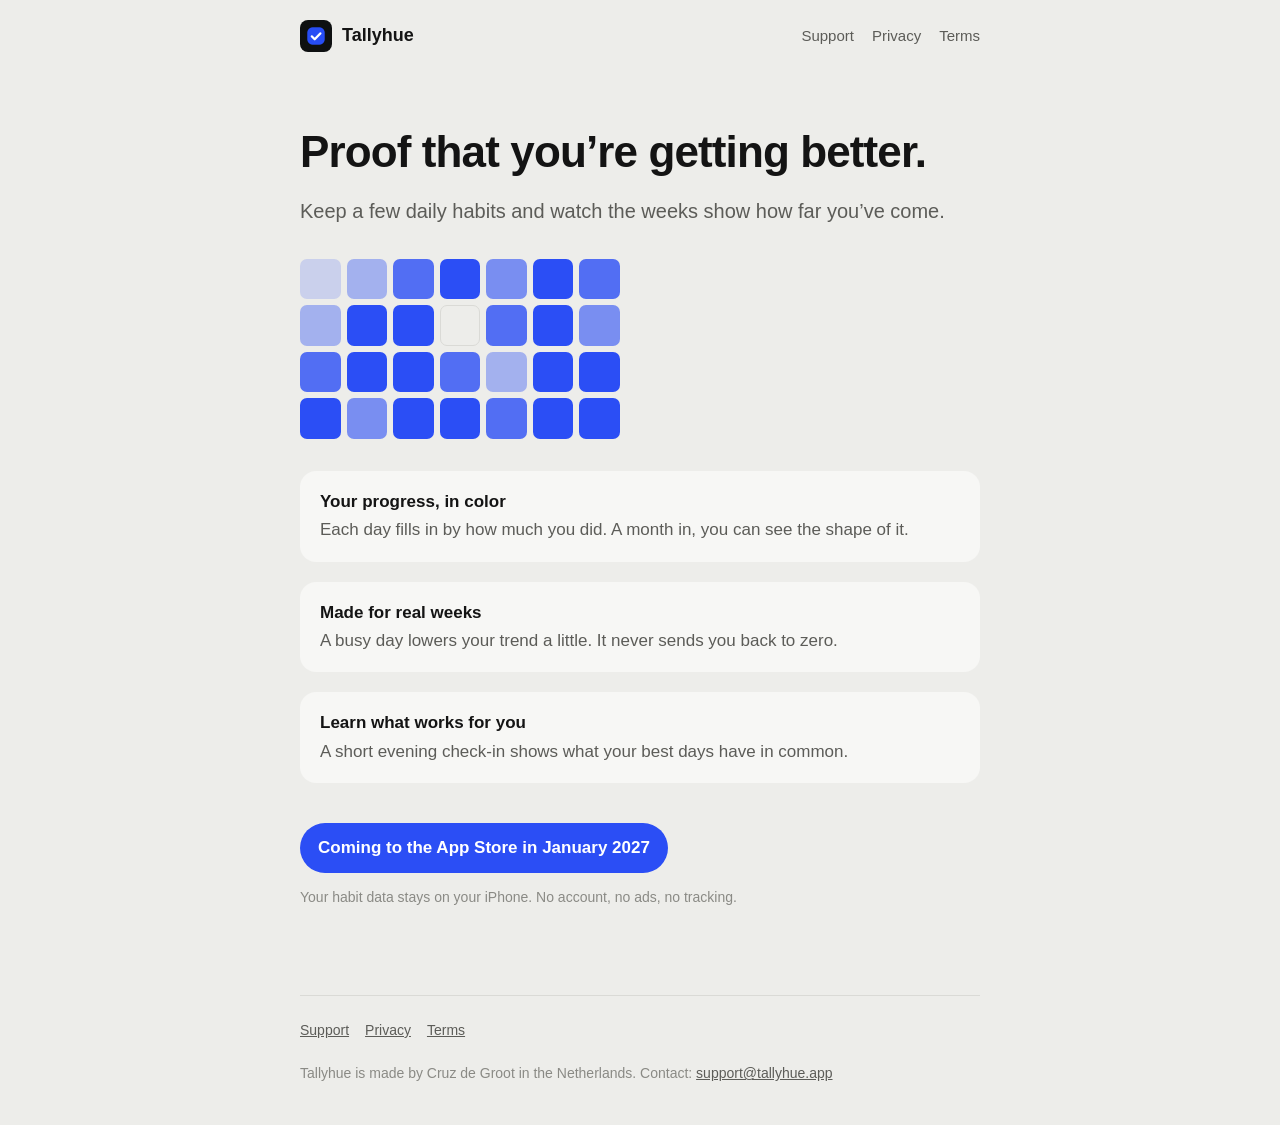
<file: index.html>
<!doctype html>
<html lang="en">
<head>
<meta charset="utf-8">
<meta name="viewport" content="width=device-width, initial-scale=1">
<title>Tallyhue: Daily Habits</title>
<meta name="description" content="Keep a few daily habits and watch the weeks show how far you have come.">
<link rel="icon" href="icon.png">
<link rel="apple-touch-icon" href="icon.png">
<link rel="stylesheet" href="style.css">
</head>
<body>
<div class="wrap">
<header><a class="brand" href="index.html"><img src="icon.png" alt="">Tallyhue</a><nav><a href="support.html">Support</a><a href="privacy.html">Privacy</a><a href="terms.html">Terms</a></nav></header>
<main>
<section class="hero">
<h1>Proof that you’re getting better.</h1>
<p class="lead">Keep a few daily habits and watch the weeks show how far you’ve come.</p>
<div class="month" aria-label="A month where each day is colored by how much was done"><span class="b1"></span><span class="b2"></span><span class="b4"></span><span class="b5"></span><span class="b3"></span><span class="b5"></span><span class="b4"></span><span class="b2"></span><span class="b5"></span><span class="b5"></span><span class="b0"></span><span class="b4"></span><span class="b5"></span><span class="b3"></span><span class="b4"></span><span class="b5"></span><span class="b5"></span><span class="b4"></span><span class="b2"></span><span class="b5"></span><span class="b5"></span><span class="b5"></span><span class="b3"></span><span class="b5"></span><span class="b5"></span><span class="b4"></span><span class="b5"></span><span class="b5"></span></div>
<div class="promises">
<div><strong>Your progress, in color</strong><p>Each day fills in by how much you did. A month in, you can see the shape of it.</p></div>
<div><strong>Made for real weeks</strong><p>A busy day lowers your trend a little. It never sends you back to zero.</p></div>
<div><strong>Learn what works for you</strong><p>A short evening check-in shows what your best days have in common.</p></div>
</div>
<span class="badge">Coming to the App Store in January 2027</span>
<p class="note">Your habit data stays on your iPhone. No account, no ads, no tracking.</p>
</section>
</main>
<footer><a href="support.html">Support</a><a href="privacy.html">Privacy</a><a href="terms.html">Terms</a><br><br>Tallyhue is made by Cruz de Groot in the Netherlands. Contact: <a href="mailto:support@tallyhue.app">support@tallyhue.app</a></footer>
</div>
</body>
</html>
</file>
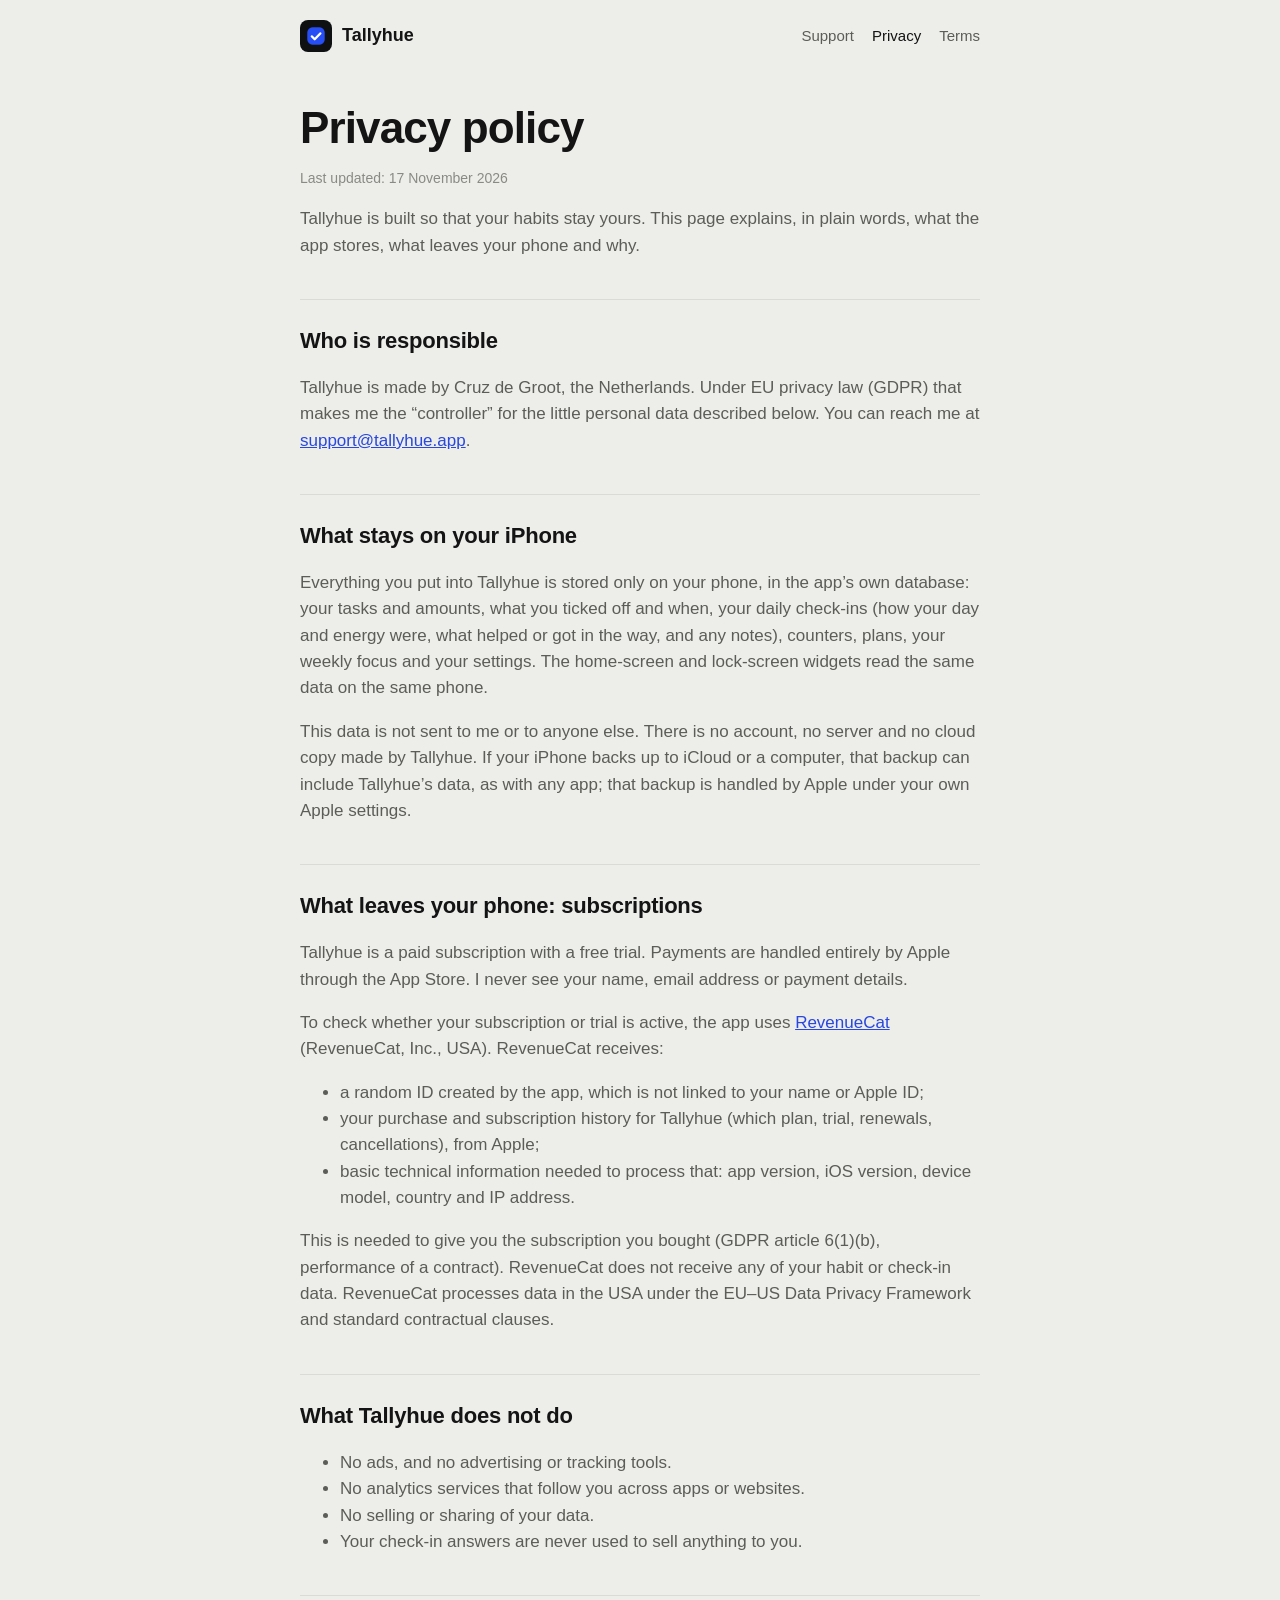
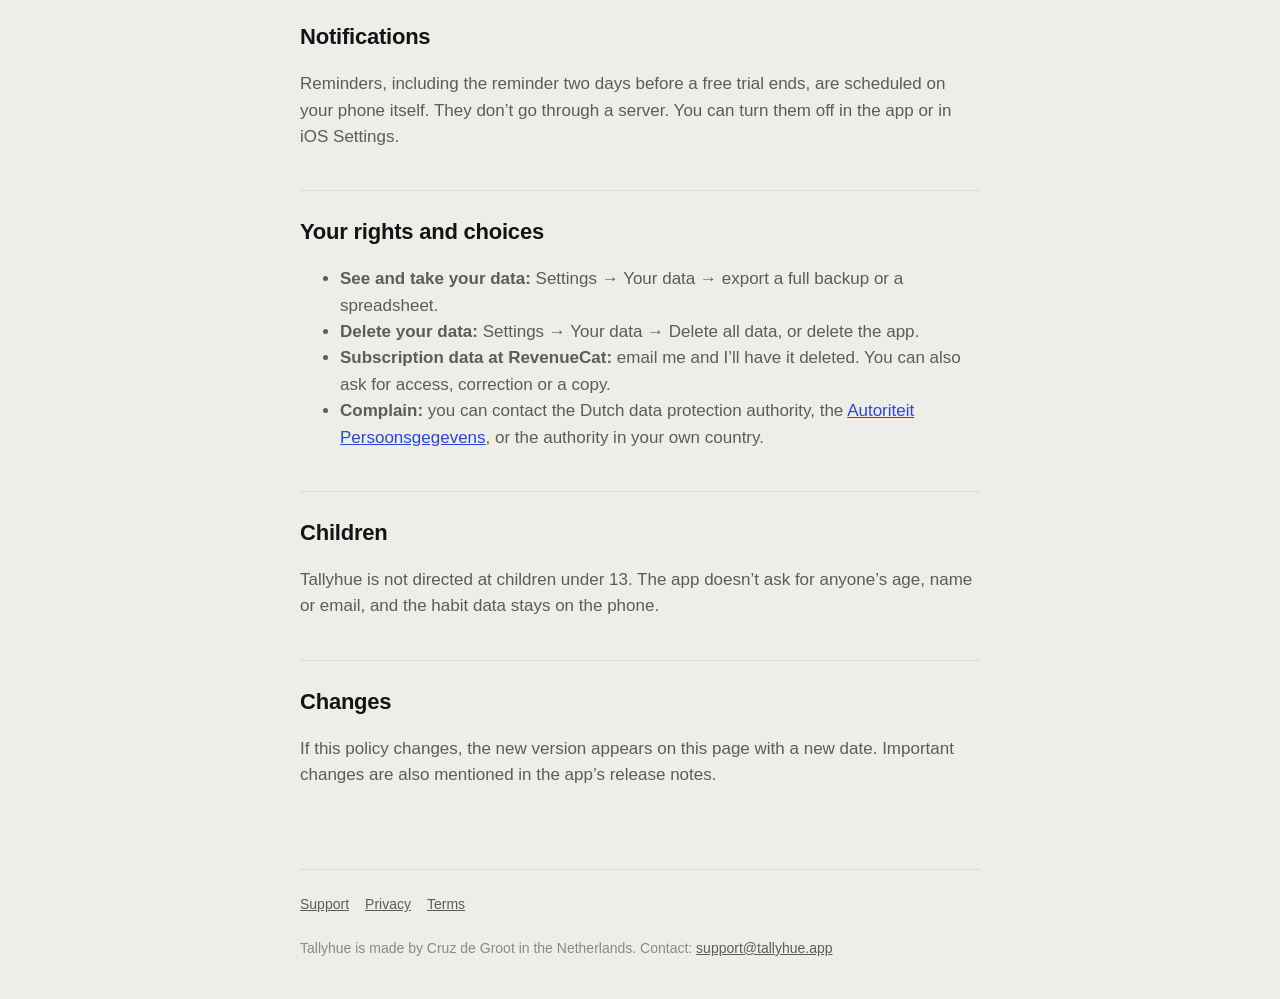
<file: privacy.html>
<!doctype html>
<html lang="en">
<head>
<meta charset="utf-8">
<meta name="viewport" content="width=device-width, initial-scale=1">
<title>Privacy policy · Tallyhue</title>
<meta name="description" content="How Tallyhue handles your data.">
<link rel="icon" href="icon.png">
<link rel="apple-touch-icon" href="icon.png">
<link rel="stylesheet" href="style.css">
</head>
<body>
<div class="wrap">
<header><a class="brand" href="index.html"><img src="icon.png" alt="">Tallyhue</a><nav><a href="support.html">Support</a><a href="privacy.html" aria-current="page">Privacy</a><a href="terms.html">Terms</a></nav></header>
<main>
<article class="doc">
<h1>Privacy policy</h1>
<p class="note">Last updated: 17 November 2026</p>
<p>Tallyhue is built so that your habits stay yours. This page explains, in plain words, what the app stores, what leaves your phone and why.</p>

<h2>Who is responsible</h2>
<p>Tallyhue is made by Cruz de Groot, the Netherlands. Under EU privacy law (GDPR) that makes me the “controller” for the little personal data described below. You can reach me at <a href="mailto:support@tallyhue.app">support@tallyhue.app</a>.</p>

<h2>What stays on your iPhone</h2>
<p>Everything you put into Tallyhue is stored only on your phone, in the app’s own database: your tasks and amounts, what you ticked off and when, your daily check-ins (how your day and energy were, what helped or got in the way, and any notes), counters, plans, your weekly focus and your settings. The home-screen and lock-screen widgets read the same data on the same phone.</p>
<p>This data is not sent to me or to anyone else. There is no account, no server and no cloud copy made by Tallyhue. If your iPhone backs up to iCloud or a computer, that backup can include Tallyhue’s data, as with any app; that backup is handled by Apple under your own Apple settings.</p>

<h2>What leaves your phone: subscriptions</h2>
<p>Tallyhue is a paid subscription with a free trial. Payments are handled entirely by Apple through the App Store. I never see your name, email address or payment details.</p>
<p>To check whether your subscription or trial is active, the app uses <a href="https://www.revenuecat.com/privacy">RevenueCat</a> (RevenueCat, Inc., USA). RevenueCat receives:</p>
<ul>
<li>a random ID created by the app, which is not linked to your name or Apple ID;</li>
<li>your purchase and subscription history for Tallyhue (which plan, trial, renewals, cancellations), from Apple;</li>
<li>basic technical information needed to process that: app version, iOS version, device model, country and IP address.</li>
</ul>
<p>This is needed to give you the subscription you bought (GDPR article 6(1)(b), performance of a contract). RevenueCat does not receive any of your habit or check-in data. RevenueCat processes data in the USA under the EU–US Data Privacy Framework and standard contractual clauses.</p>

<h2>What Tallyhue does not do</h2>
<ul>
<li>No ads, and no advertising or tracking tools.</li>
<li>No analytics services that follow you across apps or websites.</li>
<li>No selling or sharing of your data.</li>
<li>Your check-in answers are never used to sell anything to you.</li>
</ul>

<h2>Notifications</h2>
<p>Reminders, including the reminder two days before a free trial ends, are scheduled on your phone itself. They don’t go through a server. You can turn them off in the app or in iOS Settings.</p>

<h2>Your rights and choices</h2>
<ul>
<li><strong>See and take your data:</strong> Settings → Your data → export a full backup or a spreadsheet.</li>
<li><strong>Delete your data:</strong> Settings → Your data → Delete all data, or delete the app.</li>
<li><strong>Subscription data at RevenueCat:</strong> email me and I’ll have it deleted. You can also ask for access, correction or a copy.</li>
<li><strong>Complain:</strong> you can contact the Dutch data protection authority, the <a href="https://autoriteitpersoonsgegevens.nl">Autoriteit Persoonsgegevens</a>, or the authority in your own country.</li>
</ul>

<h2>Children</h2>
<p>Tallyhue is not directed at children under 13. The app doesn’t ask for anyone’s age, name or email, and the habit data stays on the phone.</p>

<h2>Changes</h2>
<p>If this policy changes, the new version appears on this page with a new date. Important changes are also mentioned in the app’s release notes.</p>
</article>
</main>
<footer><a href="support.html">Support</a><a href="privacy.html">Privacy</a><a href="terms.html">Terms</a><br><br>Tallyhue is made by Cruz de Groot in the Netherlands. Contact: <a href="mailto:support@tallyhue.app">support@tallyhue.app</a></footer>
</div>
</body>
</html>
</file>
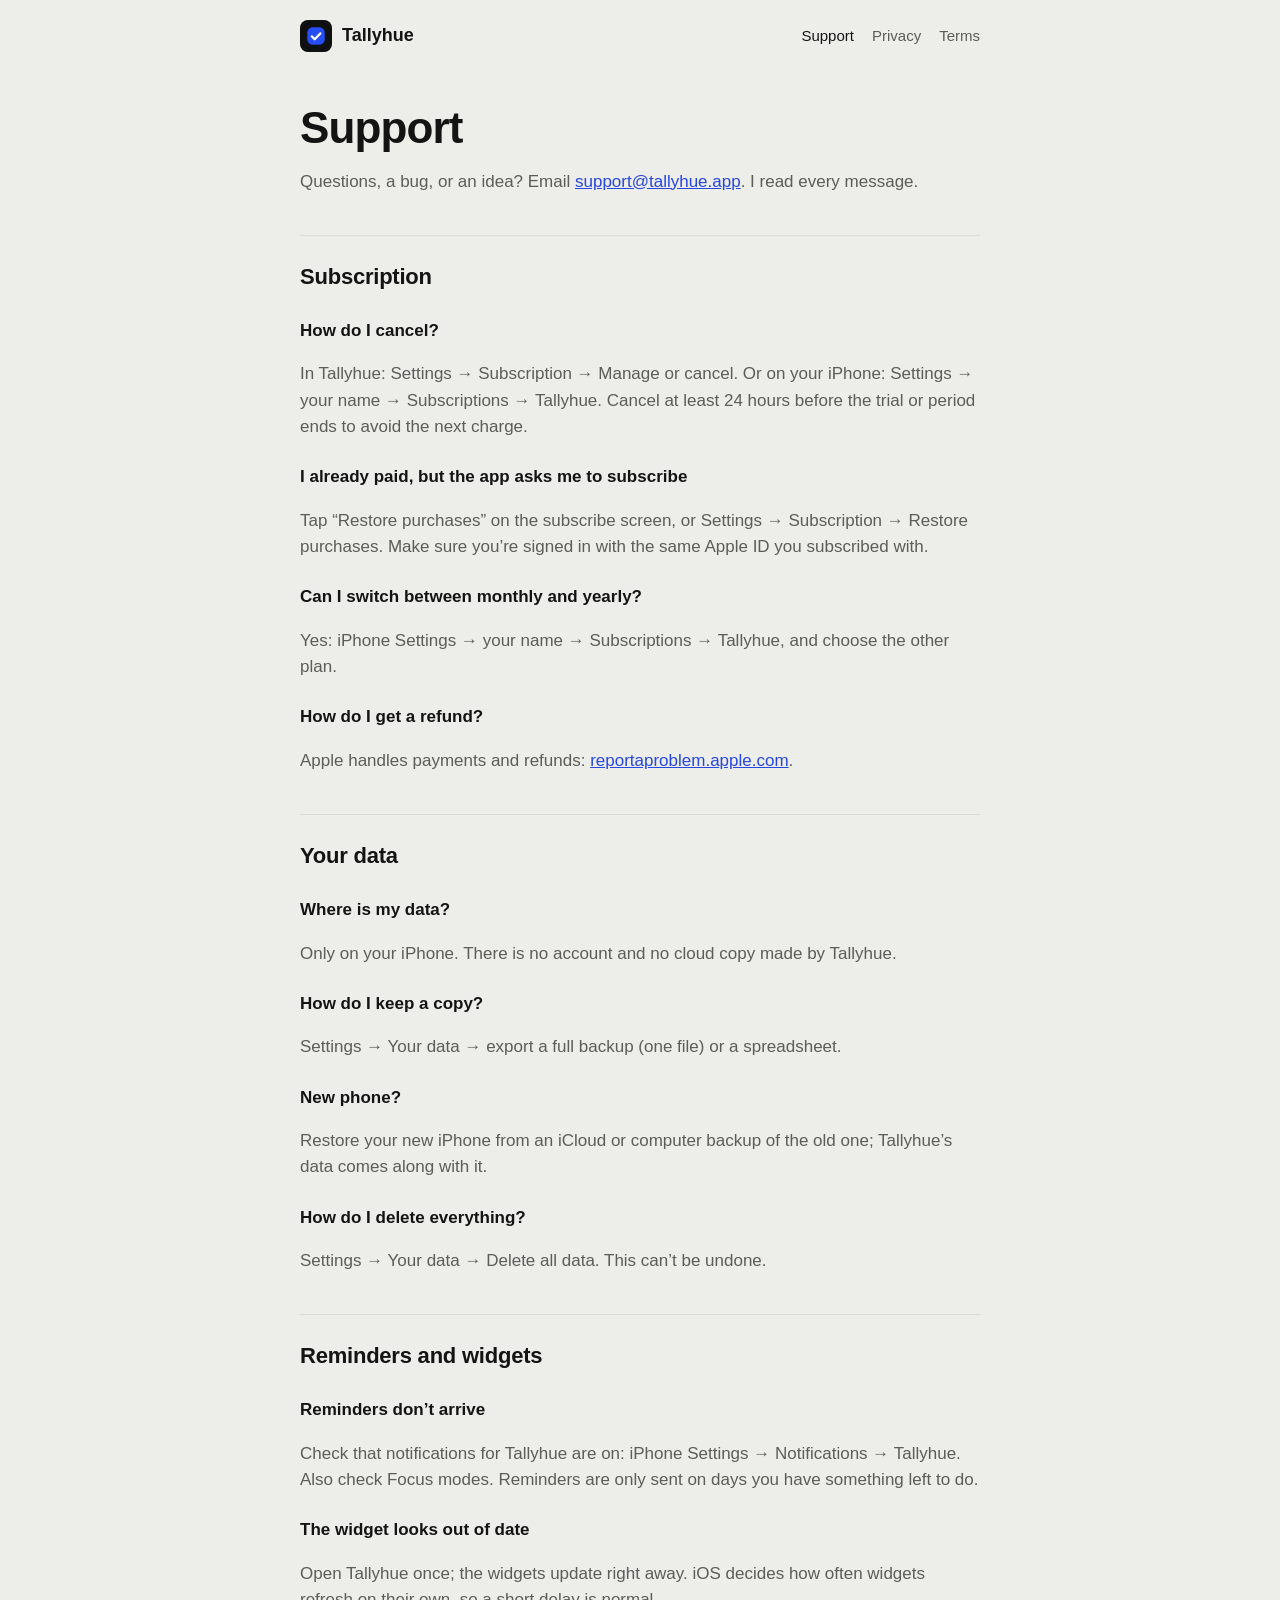
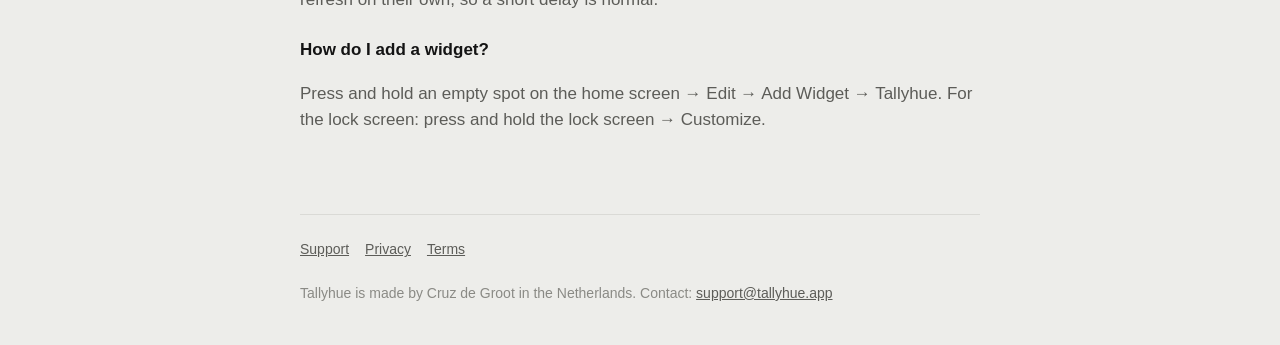
<file: support.html>
<!doctype html>
<html lang="en">
<head>
<meta charset="utf-8">
<meta name="viewport" content="width=device-width, initial-scale=1">
<title>Support · Tallyhue</title>
<meta name="description" content="Help with Tallyhue: subscriptions, your data, reminders and widgets.">
<link rel="icon" href="icon.png">
<link rel="apple-touch-icon" href="icon.png">
<link rel="stylesheet" href="style.css">
</head>
<body>
<div class="wrap">
<header><a class="brand" href="index.html"><img src="icon.png" alt="">Tallyhue</a><nav><a href="support.html" aria-current="page">Support</a><a href="privacy.html">Privacy</a><a href="terms.html">Terms</a></nav></header>
<main>
<article class="doc">
<h1>Support</h1>
<p>Questions, a bug, or an idea? Email <a href="mailto:support@tallyhue.app">support@tallyhue.app</a>. I read every message.</p>

<h2>Subscription</h2>
<h3>How do I cancel?</h3>
<p>In Tallyhue: Settings → Subscription → Manage or cancel. Or on your iPhone: Settings → your name → Subscriptions → Tallyhue. Cancel at least 24 hours before the trial or period ends to avoid the next charge.</p>
<h3>I already paid, but the app asks me to subscribe</h3>
<p>Tap “Restore purchases” on the subscribe screen, or Settings → Subscription → Restore purchases. Make sure you’re signed in with the same Apple ID you subscribed with.</p>
<h3>Can I switch between monthly and yearly?</h3>
<p>Yes: iPhone Settings → your name → Subscriptions → Tallyhue, and choose the other plan.</p>
<h3>How do I get a refund?</h3>
<p>Apple handles payments and refunds: <a href="https://reportaproblem.apple.com">reportaproblem.apple.com</a>.</p>

<h2>Your data</h2>
<h3>Where is my data?</h3>
<p>Only on your iPhone. There is no account and no cloud copy made by Tallyhue.</p>
<h3>How do I keep a copy?</h3>
<p>Settings → Your data → export a full backup (one file) or a spreadsheet.</p>
<h3>New phone?</h3>
<p>Restore your new iPhone from an iCloud or computer backup of the old one; Tallyhue’s data comes along with it.</p>
<h3>How do I delete everything?</h3>
<p>Settings → Your data → Delete all data. This can’t be undone.</p>

<h2>Reminders and widgets</h2>
<h3>Reminders don’t arrive</h3>
<p>Check that notifications for Tallyhue are on: iPhone Settings → Notifications → Tallyhue. Also check Focus modes. Reminders are only sent on days you have something left to do.</p>
<h3>The widget looks out of date</h3>
<p>Open Tallyhue once; the widgets update right away. iOS decides how often widgets refresh on their own, so a short delay is normal.</p>
<h3>How do I add a widget?</h3>
<p>Press and hold an empty spot on the home screen → Edit → Add Widget → Tallyhue. For the lock screen: press and hold the lock screen → Customize.</p>
</article>
</main>
<footer><a href="support.html">Support</a><a href="privacy.html">Privacy</a><a href="terms.html">Terms</a><br><br>Tallyhue is made by Cruz de Groot in the Netherlands. Contact: <a href="mailto:support@tallyhue.app">support@tallyhue.app</a></footer>
</div>
</body>
</html>
</file>
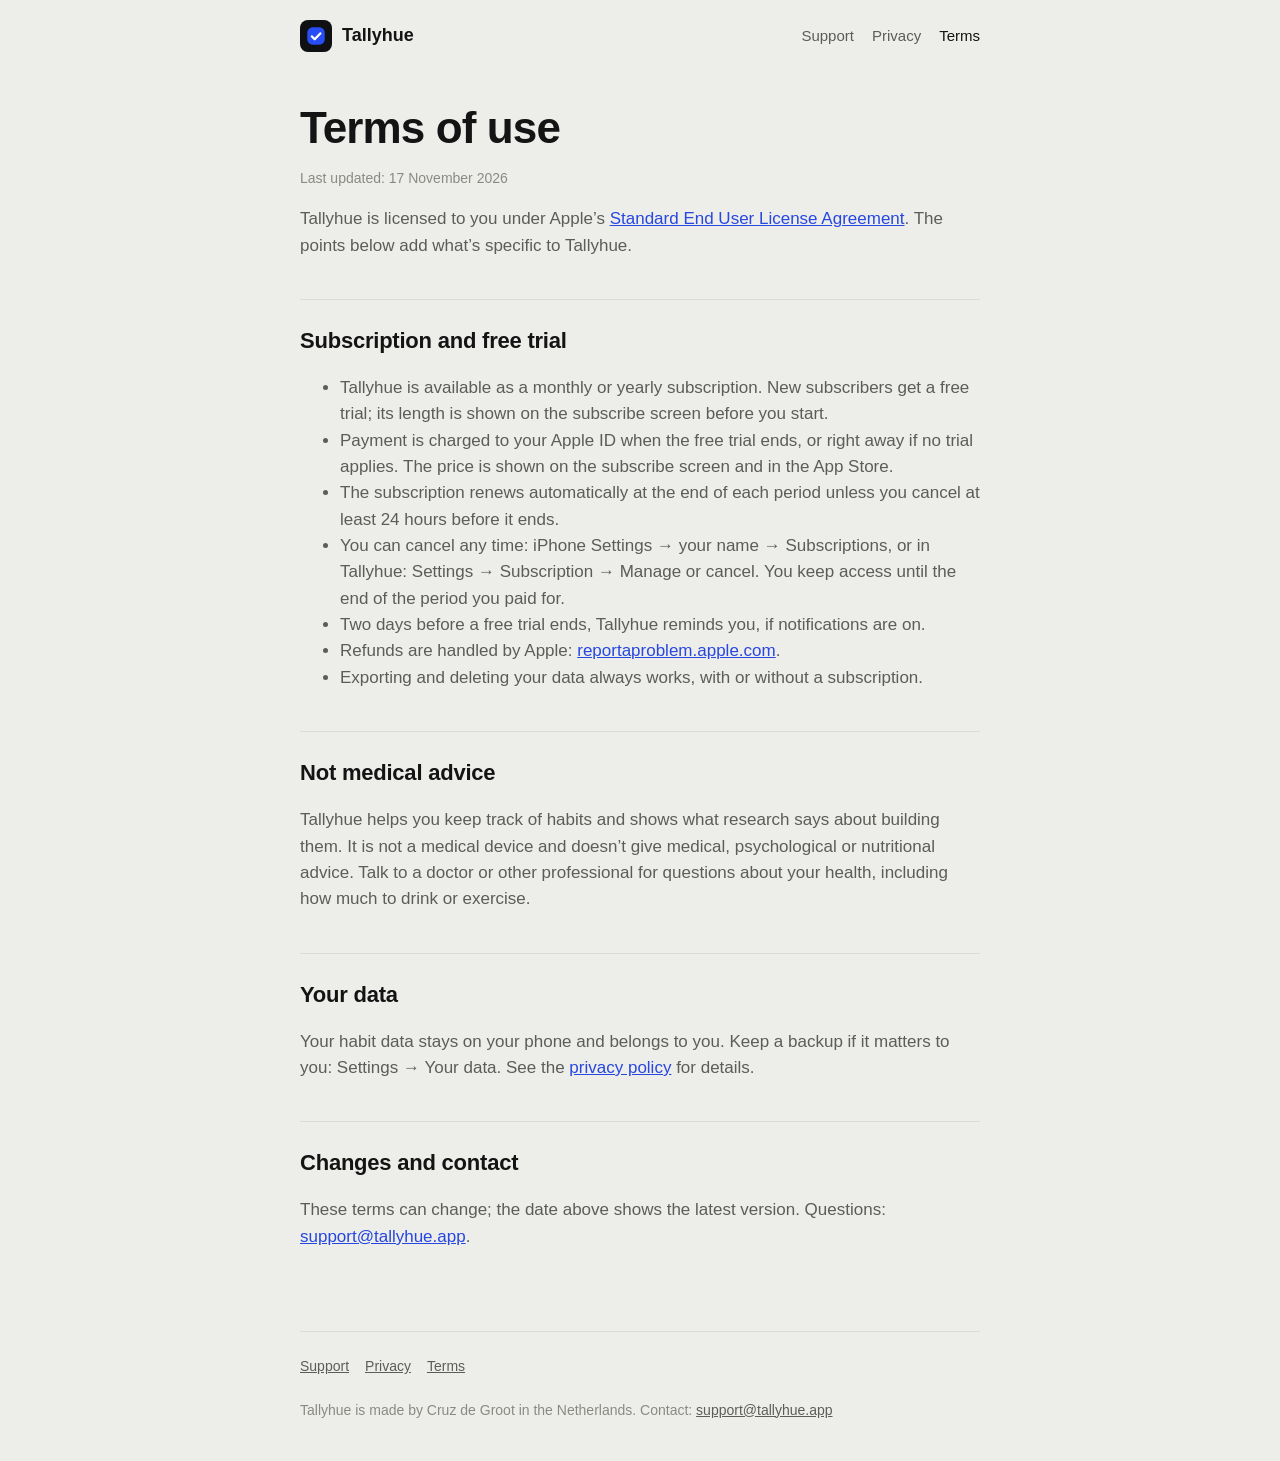
<file: terms.html>
<!doctype html>
<html lang="en">
<head>
<meta charset="utf-8">
<meta name="viewport" content="width=device-width, initial-scale=1">
<title>Terms of use · Tallyhue</title>
<meta name="description" content="Terms for using Tallyhue and its subscription.">
<link rel="icon" href="icon.png">
<link rel="apple-touch-icon" href="icon.png">
<link rel="stylesheet" href="style.css">
</head>
<body>
<div class="wrap">
<header><a class="brand" href="index.html"><img src="icon.png" alt="">Tallyhue</a><nav><a href="support.html">Support</a><a href="privacy.html">Privacy</a><a href="terms.html" aria-current="page">Terms</a></nav></header>
<main>
<article class="doc">
<h1>Terms of use</h1>
<p class="note">Last updated: 17 November 2026</p>
<p>Tallyhue is licensed to you under Apple’s <a href="https://www.apple.com/legal/internet-services/itunes/dev/stdeula/">Standard End User License Agreement</a>. The points below add what’s specific to Tallyhue.</p>

<h2>Subscription and free trial</h2>
<ul>
<li>Tallyhue is available as a monthly or yearly subscription. New subscribers get a free trial; its length is shown on the subscribe screen before you start.</li>
<li>Payment is charged to your Apple ID when the free trial ends, or right away if no trial applies. The price is shown on the subscribe screen and in the App Store.</li>
<li>The subscription renews automatically at the end of each period unless you cancel at least 24 hours before it ends.</li>
<li>You can cancel any time: iPhone Settings → your name → Subscriptions, or in Tallyhue: Settings → Subscription → Manage or cancel. You keep access until the end of the period you paid for.</li>
<li>Two days before a free trial ends, Tallyhue reminds you, if notifications are on.</li>
<li>Refunds are handled by Apple: <a href="https://reportaproblem.apple.com">reportaproblem.apple.com</a>.</li>
<li>Exporting and deleting your data always works, with or without a subscription.</li>
</ul>

<h2>Not medical advice</h2>
<p>Tallyhue helps you keep track of habits and shows what research says about building them. It is not a medical device and doesn’t give medical, psychological or nutritional advice. Talk to a doctor or other professional for questions about your health, including how much to drink or exercise.</p>

<h2>Your data</h2>
<p>Your habit data stays on your phone and belongs to you. Keep a backup if it matters to you: Settings → Your data. See the <a href="privacy.html">privacy policy</a> for details.</p>

<h2>Changes and contact</h2>
<p>These terms can change; the date above shows the latest version. Questions: <a href="mailto:support@tallyhue.app">support@tallyhue.app</a>.</p>
</article>
</main>
<footer><a href="support.html">Support</a><a href="privacy.html">Privacy</a><a href="terms.html">Terms</a><br><br>Tallyhue is made by Cruz de Groot in the Netherlands. Contact: <a href="mailto:support@tallyhue.app">support@tallyhue.app</a></footer>
</div>
</body>
</html>
</file>
<file: style.css>
:root{--b1:#CAD0EC;--b2:#A3B1EE;--b3:#798EF1;--b4:#526EF3;--b5:#2B4EF5;--paper:#EDEDEA;--ink:#141414;--ink2:#5C5C58;--ink3:#8A8A85;--line:#DADAD6;--panel:#F7F7F5;--blue:#2B4EF5;--blueText:#2747DF;--soft:#CAD0EC;color-scheme:light dark}
@media (prefers-color-scheme:dark){:root{--b1:#262C40;--b2:#3B466F;--b3:#5162A2;--b4:#667BD0;--b5:#7A95FF;--paper:#141516;--ink:#EDEDEA;--ink2:#9A9D9B;--ink3:#6E7170;--line:#2A2D2E;--panel:#1F2122;--blue:#7A95FF;--blueText:#7A95FF;--soft:#282F45}}
*{box-sizing:border-box}
html{-webkit-text-size-adjust:100%}
body{margin:0;background:var(--paper);color:var(--ink);font:17px/1.55 -apple-system,BlinkMacSystemFont,"SF Pro Text","Segoe UI",Roboto,Helvetica,Arial,sans-serif}
a{color:var(--blueText)}
.wrap{max-width:720px;margin:0 auto;padding:0 20px}
header{display:flex;align-items:center;justify-content:space-between;padding:20px 0}
.brand{display:flex;align-items:center;gap:10px;font-weight:700;font-size:18px;color:var(--ink);text-decoration:none}
.brand img{width:32px;height:32px;border-radius:8px}
nav a{color:var(--ink2);text-decoration:none;margin-left:18px;font-size:15px}
nav a:hover,nav a[aria-current]{color:var(--ink)}
main{padding:32px 0 64px}
h1{font-size:44px;line-height:1.08;letter-spacing:-.02em;margin:0 0 16px;font-weight:800}
h2{font-size:22px;margin:40px 0 8px;letter-spacing:-.01em}
h3{font-size:17px;margin:24px 0 4px}
p,li{color:var(--ink2)}
.lead{font-size:20px;color:var(--ink2);max-width:34em}
.hero{padding:24px 0 8px}
.month{display:grid;grid-template-columns:repeat(7,1fr);gap:6px;max-width:320px;margin:32px 0}
.month span{aspect-ratio:1;border-radius:7px;background:var(--soft)}
.promises{display:grid;gap:20px;margin:16px 0}
.promises div{background:var(--panel);border-radius:16px;padding:18px 20px}
.promises strong{display:block;color:var(--ink);margin-bottom:2px}
.promises p{margin:0}
.badge{display:inline-block;margin-top:24px;padding:12px 18px;border-radius:999px;background:var(--blue);color:#fff;font-weight:600;text-decoration:none}
@media (prefers-color-scheme:dark){.badge{color:#141516}}
.note{font-size:14px;color:var(--ink3)}
.doc h2{border-top:1px solid var(--line);padding-top:24px}
footer{border-top:1px solid var(--line);padding:24px 0 40px;font-size:14px;color:var(--ink3)}
footer a{color:var(--ink2);margin-right:16px}
@media (max-width:520px){h1{font-size:34px}nav a{margin-left:12px;font-size:14px}}
.month .b0{background:transparent;outline:1px solid var(--line);outline-offset:-1px}.month .b1{background:var(--b1)}.month .b2{background:var(--b2)}.month .b3{background:var(--b3)}.month .b4{background:var(--b4)}.month .b5{background:var(--b5)}
</file>
